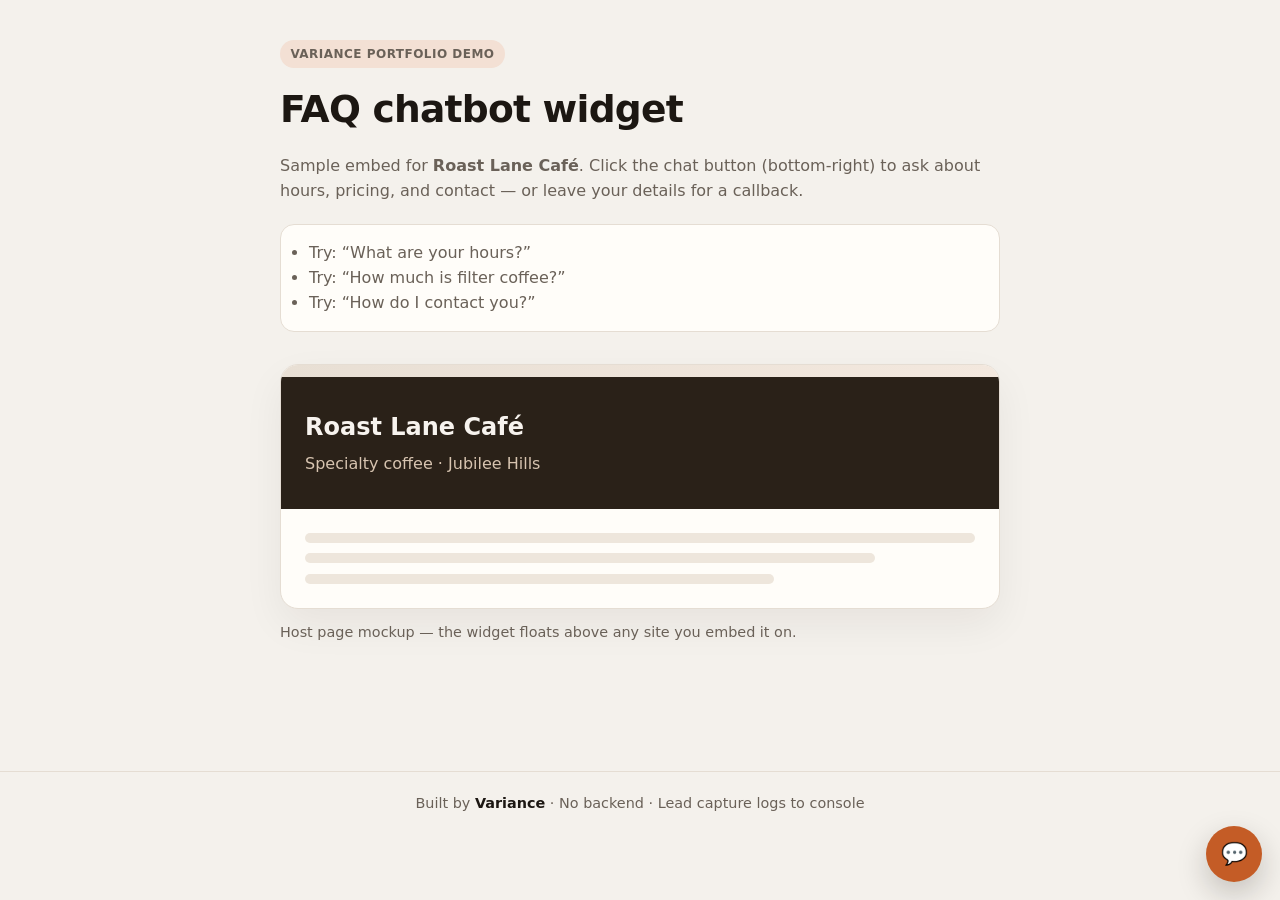
<file: variance-portfolio/faq-chatbot/index.html>
<!DOCTYPE html>
<html lang="en">
<head>
  <meta charset="UTF-8" />
  <meta name="viewport" content="width=device-width, initial-scale=1" />
  <title>FAQ Chatbot Demo — Variance</title>
  <meta name="description" content="Embeddable FAQ chatbot widget demo for Roast Lane Café. Built by Variance." />
  <link rel="stylesheet" href="styles.css" />
</head>
<body>
  <main class="demo-page">
    <header class="demo-header">
      <p class="badge">Variance portfolio demo</p>
      <h1>FAQ chatbot widget</h1>
      <p>
        Sample embed for <strong>Roast Lane Café</strong>. Click the chat button (bottom-right)
        to ask about hours, pricing, and contact — or leave your details for a callback.
      </p>
      <ul class="tips">
        <li>Try: “What are your hours?”</li>
        <li>Try: “How much is filter coffee?”</li>
        <li>Try: “How do I contact you?”</li>
      </ul>
    </header>

    <section class="demo-preview" aria-label="Fake host page">
      <div class="fake-site">
        <div class="fake-bar"></div>
        <div class="fake-hero">
          <h2>Roast Lane Café</h2>
          <p>Specialty coffee · Jubilee Hills</p>
        </div>
        <div class="fake-lines">
          <span></span><span></span><span></span>
        </div>
      </div>
      <p class="hint">Host page mockup — the widget floats above any site you embed it on.</p>
    </section>
  </main>

  <footer class="demo-footer">
    <p>Built by <strong>Variance</strong> · No backend · Lead capture logs to console</p>
  </footer>

  <!-- Embeddable widget root + assets -->
  <div id="variance-faq-root"></div>
  <script src="chatbot.js"></script>
  <script>
    VarianceFAQ.init({
      brand: "Roast Lane Café",
      subtitle: "Ask us anything",
      accent: "#c45c26",
      welcome: "Hi! I’m the Roast Lane helper. Ask about hours, menu prices, or how to reach us — or leave your name and email and we’ll get back to you.",
    });
  </script>
</body>
</html>
</file>
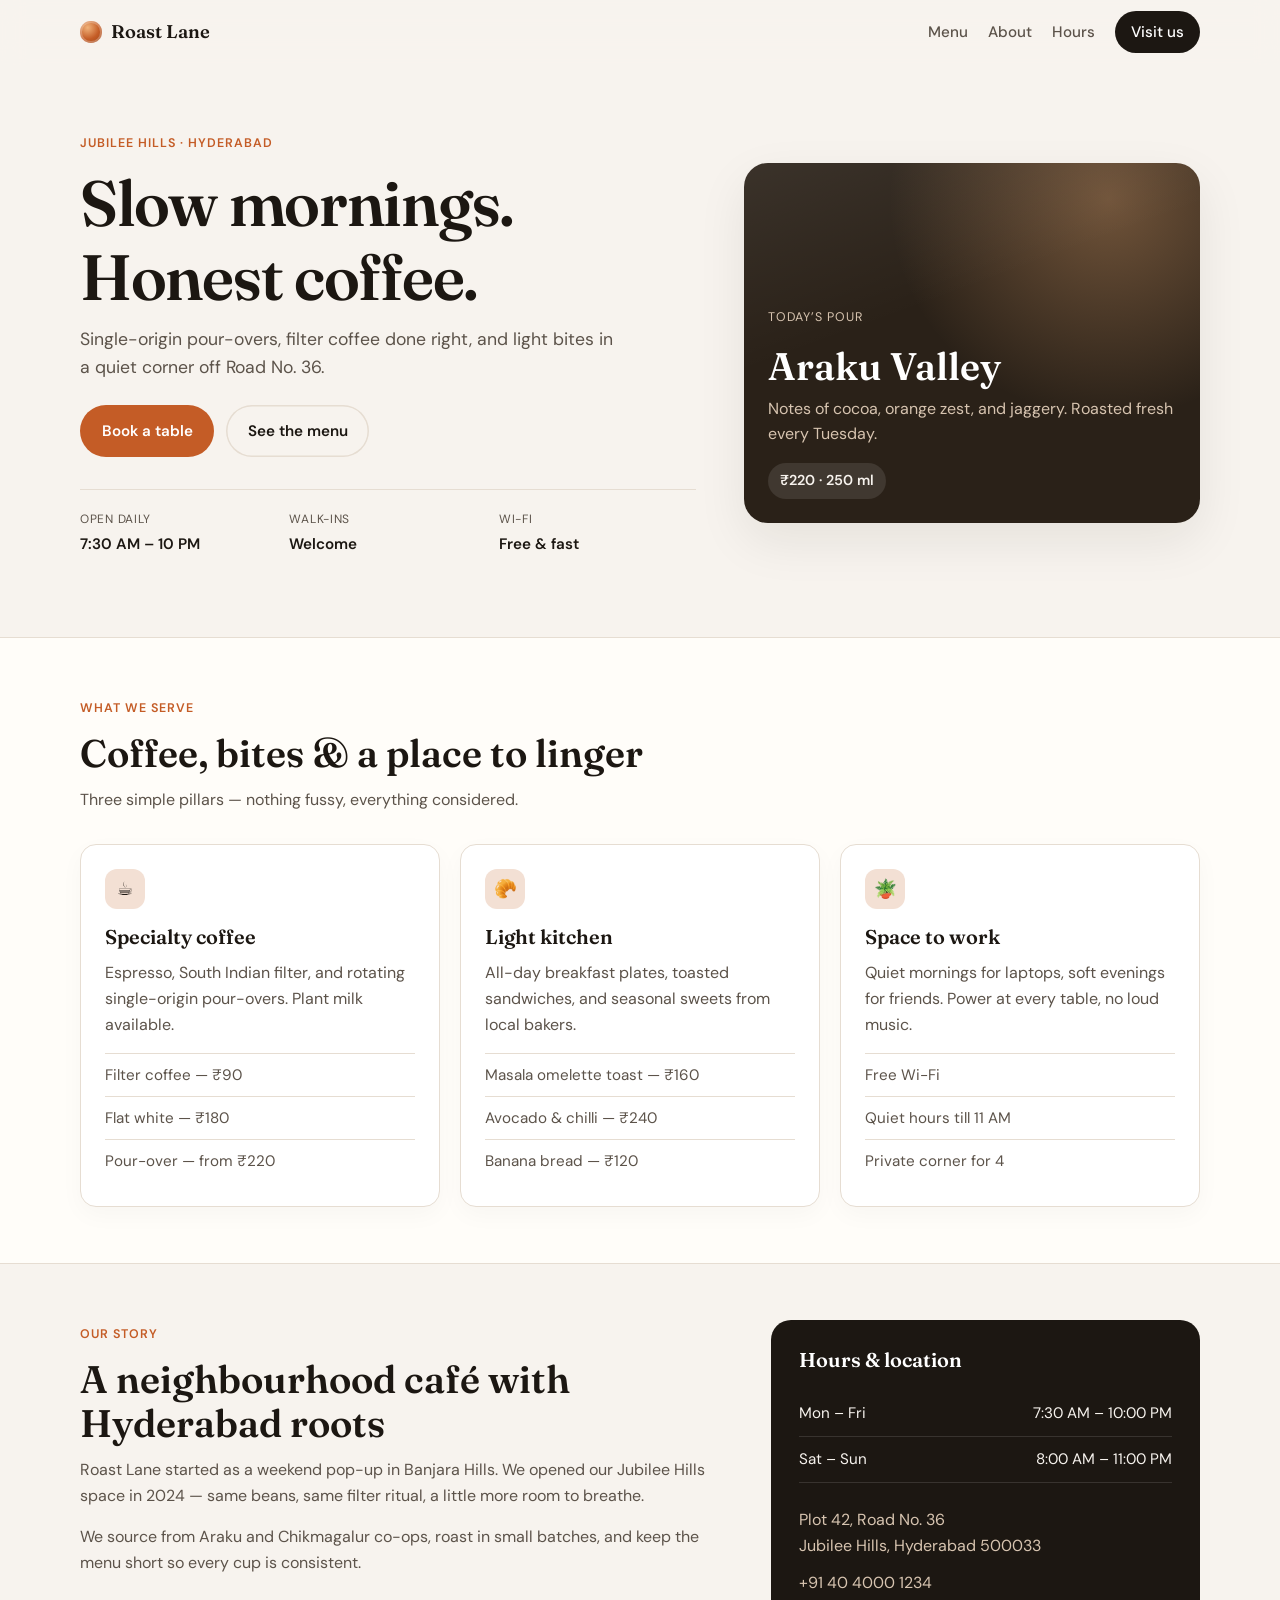
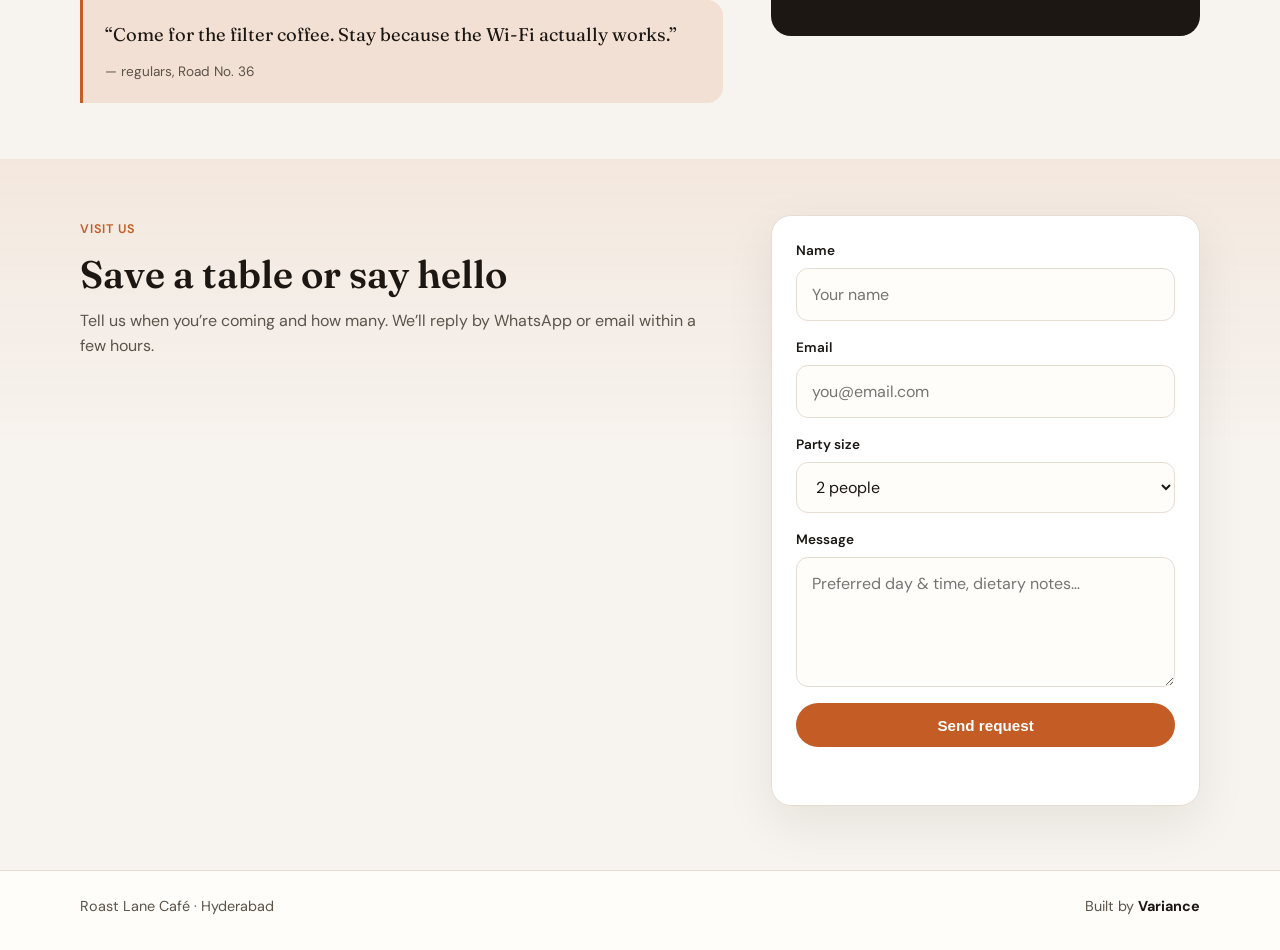
<file: variance-portfolio/variance-landing/index.html>
<!DOCTYPE html>
<html lang="en">
<head>
  <meta charset="UTF-8" />
  <meta name="viewport" content="width=device-width, initial-scale=1" />
  <title>Roast Lane Café — Jubilee Hills, Hyderabad</title>
  <meta name="description" content="Specialty coffee, South Indian bites, and a calm corner in Jubilee Hills. Built by Variance." />
  <link rel="preconnect" href="https://fonts.googleapis.com" />
  <link rel="preconnect" href="https://fonts.gstatic.com" crossorigin />
  <link href="https://fonts.googleapis.com/css2?family=DM+Sans:ital,opsz,wght@0,9..40,400;0,9..40,500;0,9..40,600;0,9..40,700;1,9..40,400&family=Fraunces:opsz,wght@9..144,500;9..144,600;9..144,700&display=swap" rel="stylesheet" />
  <link rel="stylesheet" href="styles.css" />
</head>
<body>
  <a class="skip-link" href="#main">Skip to content</a>

  <header class="site-header" id="top">
    <div class="container header-inner">
      <a class="logo" href="#top" aria-label="Roast Lane Café home">
        <span class="logo-mark" aria-hidden="true"></span>
        Roast Lane
      </a>
      <button class="nav-toggle" type="button" aria-expanded="false" aria-controls="site-nav" aria-label="Open menu">
        <span></span><span></span><span></span>
      </button>
      <nav class="site-nav" id="site-nav" aria-label="Primary">
        <a href="#menu">Menu</a>
        <a href="#about">About</a>
        <a href="#hours">Hours</a>
        <a href="#contact" class="nav-cta">Visit us</a>
      </nav>
    </div>
  </header>

  <main id="main">
    <section class="hero">
      <div class="container hero-grid">
        <div class="hero-copy">
          <p class="eyebrow">Jubilee Hills · Hyderabad</p>
          <h1>Slow mornings.<br />Honest coffee.</h1>
          <p class="lede">
            Single-origin pour-overs, filter coffee done right, and light bites in a quiet corner off Road No. 36.
          </p>
          <div class="hero-actions">
            <a class="btn btn-primary" href="#contact">Book a table</a>
            <a class="btn btn-ghost" href="#menu">See the menu</a>
          </div>
          <dl class="hero-stats">
            <div>
              <dt>Open daily</dt>
              <dd>7:30 AM – 10 PM</dd>
            </div>
            <div>
              <dt>Walk-ins</dt>
              <dd>Welcome</dd>
            </div>
            <div>
              <dt>Wi-Fi</dt>
              <dd>Free &amp; fast</dd>
            </div>
          </dl>
        </div>
        <div class="hero-card" aria-hidden="true">
          <div class="hero-card-inner">
            <p class="hero-card-label">Today’s pour</p>
            <h2>Araku Valley</h2>
            <p>Notes of cocoa, orange zest, and jaggery. Roasted fresh every Tuesday.</p>
            <span class="hero-card-price">₹220 · 250 ml</span>
          </div>
        </div>
      </div>
    </section>

    <section class="services" id="menu">
      <div class="container">
        <div class="section-head">
          <p class="eyebrow">What we serve</p>
              <h2>Coffee, bites &amp; a place to linger</h2>
          <p>Three simple pillars — nothing fussy, everything considered.</p>
        </div>
        <div class="cards">
          <article class="card">
            <div class="card-icon" aria-hidden="true">☕</div>
            <h3>Specialty coffee</h3>
            <p>Espresso, South Indian filter, and rotating single-origin pour-overs. Plant milk available.</p>
            <ul>
              <li>Filter coffee — ₹90</li>
              <li>Flat white — ₹180</li>
              <li>Pour-over — from ₹220</li>
            </ul>
          </article>
          <article class="card">
            <div class="card-icon" aria-hidden="true">🥐</div>
            <h3>Light kitchen</h3>
            <p>All-day breakfast plates, toasted sandwiches, and seasonal sweets from local bakers.</p>
            <ul>
              <li>Masala omelette toast — ₹160</li>
              <li>Avocado &amp; chilli — ₹240</li>
              <li>Banana bread — ₹120</li>
            </ul>
          </article>
          <article class="card">
            <div class="card-icon" aria-hidden="true">🪴</div>
            <h3>Space to work</h3>
            <p>Quiet mornings for laptops, soft evenings for friends. Power at every table, no loud music.</p>
            <ul>
              <li>Free Wi-Fi</li>
              <li>Quiet hours till 11 AM</li>
              <li>Private corner for 4</li>
            </ul>
          </article>
        </div>
      </div>
    </section>

    <section class="about" id="about">
      <div class="container about-grid">
        <div class="about-copy">
          <p class="eyebrow">Our story</p>
          <h2>A neighbourhood café with Hyderabad roots</h2>
          <p>
            Roast Lane started as a weekend pop-up in Banjara Hills. We opened our Jubilee Hills space in 2024 —
            same beans, same filter ritual, a little more room to breathe.
          </p>
          <p>
            We source from Araku and Chikmagalur co-ops, roast in small batches, and keep the menu short so every cup is consistent.
          </p>
          <blockquote>
            “Come for the filter coffee. Stay because the Wi-Fi actually works.”
            <cite>— regulars, Road No. 36</cite>
          </blockquote>
        </div>
        <aside class="about-panel" id="hours">
          <h3>Hours &amp; location</h3>
          <ul class="hours-list">
            <li><span>Mon – Fri</span><span>7:30 AM – 10:00 PM</span></li>
            <li><span>Sat – Sun</span><span>8:00 AM – 11:00 PM</span></li>
          </ul>
          <p class="address">
            Plot 42, Road No. 36<br />
            Jubilee Hills, Hyderabad 500033
          </p>
          <p class="phone"><a href="tel:+914040001234">+91 40 4000 1234</a></p>
        </aside>
      </div>
    </section>

    <section class="cta" id="contact">
      <div class="container cta-grid">
        <div>
          <p class="eyebrow">Visit us</p>
          <h2>Save a table or say hello</h2>
          <p>Tell us when you’re coming and how many. We’ll reply by WhatsApp or email within a few hours.</p>
        </div>
        <form class="contact-form" id="contact-form" novalidate>
          <div class="form-row">
            <label for="name">Name</label>
            <input id="name" name="name" type="text" autocomplete="name" placeholder="Your name" required />
          </div>
          <div class="form-row">
            <label for="email">Email</label>
            <input id="email" name="email" type="email" autocomplete="email" placeholder="you@email.com" required />
          </div>
          <div class="form-row">
            <label for="party">Party size</label>
            <select id="party" name="party">
              <option value="1">1 person</option>
              <option value="2" selected>2 people</option>
              <option value="3">3 people</option>
              <option value="4">4 people</option>
              <option value="5+">5+ people</option>
            </select>
          </div>
          <div class="form-row">
            <label for="message">Message</label>
            <textarea id="message" name="message" rows="4" placeholder="Preferred day &amp; time, dietary notes…"></textarea>
          </div>
          <button class="btn btn-primary btn-block" type="submit">Send request</button>
          <p class="form-note" id="form-status" role="status" aria-live="polite"></p>
        </form>
      </div>
    </section>
  </main>

  <footer class="site-footer">
    <div class="container footer-inner">
      <p class="footer-brand">Roast Lane Café · Hyderabad</p>
      <p class="footer-credit">Built by <strong>Variance</strong></p>
    </div>
  </footer>

  <script src="script.js"></script>
</body>
</html>
</file>
<file: variance-portfolio/faq-chatbot/styles.css>
/* Demo host page + chatbot widget styles (Variance) */
:root {
  --bg: #f4f1ec;
  --ink: #1c1712;
  --muted: #6a6158;
  --line: #e5ddd3;
  --card: #fffdf9;
  --accent: #c45c26;
  --font: system-ui, -apple-system, "Segoe UI", Roboto, sans-serif;
}

* { box-sizing: border-box; }

body {
  margin: 0;
  font-family: var(--font);
  color: var(--ink);
  background: var(--bg);
  line-height: 1.55;
}

.demo-page {
  width: min(100% - 2rem, 720px);
  margin: 0 auto;
  padding: 2.5rem 0 8rem;
}

.badge {
  display: inline-block;
  margin: 0 0 0.75rem;
  padding: 0.3rem 0.65rem;
  border-radius: 999px;
  background: #f3e0d4;
  color: var(--accent);
  font-size: 0.75rem;
  font-weight: 700;
  letter-spacing: 0.04em;
  text-transform: uppercase;
}

.demo-header h1 {
  margin: 0 0 0.75rem;
  font-size: clamp(1.75rem, 5vw, 2.35rem);
  letter-spacing: -0.02em;
}

.demo-header p { color: var(--muted); }

.tips {
  margin: 1.25rem 0 0;
  padding: 1rem 1rem 1rem 1.75rem;
  background: var(--card);
  border: 1px solid var(--line);
  border-radius: 14px;
  color: var(--muted);
}

.demo-preview { margin-top: 2rem; }

.fake-site {
  background: var(--card);
  border: 1px solid var(--line);
  border-radius: 18px;
  overflow: hidden;
  box-shadow: 0 16px 40px rgba(28, 23, 18, 0.06);
}

.fake-bar {
  height: 12px;
  background: linear-gradient(90deg, #e8dfd4, #f3e8de);
}

.fake-hero {
  padding: 2rem 1.5rem;
  background: #2a2118;
  color: #f7f3ee;
}

.fake-hero h2 { margin: 0 0 0.35rem; }
.fake-hero p { margin: 0; color: #d7c4b0; }

.fake-lines {
  padding: 1.5rem;
  display: grid;
  gap: 0.65rem;
}

.fake-lines span {
  display: block;
  height: 10px;
  border-radius: 999px;
  background: #eee6dc;
}

.fake-lines span:nth-child(2) { width: 85%; }
.fake-lines span:nth-child(3) { width: 70%; }

.hint {
  margin: 0.75rem 0 0;
  font-size: 0.9rem;
  color: var(--muted);
}

.demo-footer {
  text-align: center;
  padding: 1.25rem;
  border-top: 1px solid var(--line);
  color: var(--muted);
  font-size: 0.9rem;
}

.demo-footer p { margin: 0; }
.demo-footer strong { color: var(--ink); }

/* ——— Widget ——— */
.vf-launcher {
  position: fixed;
  right: 1.1rem;
  bottom: 1.1rem;
  z-index: 9999;
  width: 3.5rem;
  height: 3.5rem;
  border: none;
  border-radius: 50%;
  background: var(--vf-accent, var(--accent));
  color: #fff;
  font-size: 1.35rem;
  cursor: pointer;
  box-shadow: 0 12px 30px rgba(28, 23, 18, 0.22);
  transition: transform 0.15s ease;
}

.vf-launcher:hover { transform: scale(1.05); }

.vf-panel {
  position: fixed;
  right: 1.1rem;
  bottom: 5rem;
  z-index: 9999;
  width: min(calc(100vw - 1.5rem), 360px);
  height: min(70vh, 520px);
  display: none;
  flex-direction: column;
  background: #fff;
  border-radius: 18px;
  border: 1px solid #eadfd3;
  box-shadow: 0 24px 60px rgba(28, 23, 18, 0.18);
  overflow: hidden;
  font-family: var(--font);
}

.vf-panel.is-open { display: flex; }

.vf-header {
  padding: 0.95rem 1rem;
  background: var(--vf-accent, var(--accent));
  color: #fff;
}

.vf-header h2 {
  margin: 0;
  font-size: 1rem;
}

.vf-header p {
  margin: 0.2rem 0 0;
  font-size: 0.8rem;
  opacity: 0.9;
}

.vf-messages {
  flex: 1;
  overflow-y: auto;
  padding: 1rem;
  background: #faf7f3;
  display: flex;
  flex-direction: column;
  gap: 0.65rem;
}

.vf-bubble {
  max-width: 88%;
  padding: 0.7rem 0.85rem;
  border-radius: 14px;
  font-size: 0.92rem;
  line-height: 1.45;
  white-space: pre-wrap;
}

.vf-bubble.bot {
  align-self: flex-start;
  background: #fff;
  border: 1px solid #eadfd3;
  color: #1c1712;
  border-bottom-left-radius: 4px;
}

.vf-bubble.user {
  align-self: flex-end;
  background: var(--vf-accent, var(--accent));
  color: #fff;
  border-bottom-right-radius: 4px;
}

.vf-quick {
  display: flex;
  flex-wrap: wrap;
  gap: 0.4rem;
  padding: 0 1rem 0.75rem;
  background: #faf7f3;
}

.vf-chip {
  border: 1px solid #eadfd3;
  background: #fff;
  color: #1c1712;
  border-radius: 999px;
  padding: 0.35rem 0.7rem;
  font-size: 0.78rem;
  cursor: pointer;
}

.vf-chip:hover { border-color: var(--vf-accent, var(--accent)); }

.vf-compose {
  display: grid;
  grid-template-columns: 1fr auto;
  gap: 0.45rem;
  padding: 0.75rem;
  border-top: 1px solid #eadfd3;
  background: #fff;
}

.vf-compose input {
  width: 100%;
  border: 1px solid #eadfd3;
  border-radius: 999px;
  padding: 0.65rem 0.9rem;
  font: inherit;
}

.vf-compose button {
  border: none;
  border-radius: 999px;
  padding: 0.65rem 0.95rem;
  background: var(--vf-accent, var(--accent));
  color: #fff;
  font-weight: 600;
  cursor: pointer;
}

.vf-lead {
  padding: 0.75rem 1rem 1rem;
  border-top: 1px solid #eadfd3;
  background: #fff;
  display: none;
  gap: 0.5rem;
}

.vf-lead.is-visible { display: grid; }

.vf-lead label {
  font-size: 0.75rem;
  font-weight: 600;
}

.vf-lead input {
  width: 100%;
  border: 1px solid #eadfd3;
  border-radius: 10px;
  padding: 0.55rem 0.7rem;
  font: inherit;
  margin-bottom: 0.35rem;
}

.vf-lead-actions {
  display: flex;
  gap: 0.5rem;
}

.vf-lead-actions button {
  flex: 1;
  border-radius: 10px;
  padding: 0.6rem;
  font-weight: 600;
  cursor: pointer;
}

.vf-lead-submit {
  border: none;
  background: var(--vf-accent, var(--accent));
  color: #fff;
}

.vf-lead-skip {
  border: 1px solid #eadfd3;
  background: #fff;
  color: #1c1712;
}

.vf-credit {
  text-align: center;
  font-size: 0.7rem;
  color: #8a8076;
  padding: 0.35rem;
  background: #fff;
  border-top: 1px solid #f0e8df;
}
</file>
<file: variance-portfolio/variance-landing/styles.css>
/* Roast Lane Café — Variance demo landing page */
:root {
  --bg: #f7f3ee;
  --bg-elevated: #fffdf9;
  --ink: #1c1712;
  --ink-soft: #5c534a;
  --accent: #c45c26;
  --accent-dark: #9a4518;
  --accent-soft: #f3e0d4;
  --line: #e6ddd2;
  --card: #ffffff;
  --hero-deep: #2a2118;
  --radius: 16px;
  --shadow: 0 18px 50px rgba(28, 23, 18, 0.08);
  --font: "DM Sans", system-ui, sans-serif;
  --display: "Fraunces", Georgia, serif;
  --max: 1120px;
}

*,
*::before,
*::after {
  box-sizing: border-box;
}

html {
  scroll-behavior: smooth;
}

body {
  margin: 0;
  font-family: var(--font);
  color: var(--ink);
  background: var(--bg);
  line-height: 1.6;
  -webkit-font-smoothing: antialiased;
}

img {
  max-width: 100%;
  display: block;
}

a {
  color: inherit;
  text-decoration: none;
}

a:hover {
  color: var(--accent);
}

.skip-link {
  position: absolute;
  left: -999px;
  top: 0;
  background: var(--ink);
  color: #fff;
  padding: 0.75rem 1rem;
  z-index: 100;
}

.skip-link:focus {
  left: 1rem;
  top: 1rem;
}

.container {
  width: min(100% - 2rem, var(--max));
  margin-inline: auto;
}

.eyebrow {
  display: inline-block;
  margin: 0 0 0.75rem;
  font-size: 0.78rem;
  font-weight: 600;
  letter-spacing: 0.08em;
  text-transform: uppercase;
  color: var(--accent);
}

h1,
h2,
h3 {
  font-family: var(--display);
  line-height: 1.15;
  font-weight: 600;
  margin: 0 0 0.75rem;
}

h1 {
  font-size: clamp(2.4rem, 7vw, 4rem);
  letter-spacing: -0.02em;
}

h2 {
  font-size: clamp(1.75rem, 4vw, 2.4rem);
}

h3 {
  font-size: 1.25rem;
}

p {
  margin: 0 0 1rem;
  color: var(--ink-soft);
}

/* Header */
.site-header {
  position: sticky;
  top: 0;
  z-index: 50;
  background: rgba(247, 243, 238, 0.88);
  backdrop-filter: blur(12px);
  border-bottom: 1px solid transparent;
  transition: border-color 0.2s ease, box-shadow 0.2s ease;
}

.site-header.is-scrolled {
  border-bottom-color: var(--line);
  box-shadow: 0 8px 24px rgba(28, 23, 18, 0.04);
}

.header-inner {
  display: flex;
  align-items: center;
  justify-content: space-between;
  min-height: 4rem;
  gap: 1rem;
}

.logo {
  display: inline-flex;
  align-items: center;
  gap: 0.6rem;
  font-family: var(--display);
  font-weight: 600;
  font-size: 1.15rem;
}

.logo-mark {
  width: 1.35rem;
  height: 1.35rem;
  border-radius: 50%;
  background: radial-gradient(circle at 35% 30%, #f0b27a, var(--accent) 55%, var(--accent-dark));
  box-shadow: inset 0 0 0 2px rgba(255, 255, 255, 0.25);
}

.site-nav {
  display: none;
  align-items: center;
  gap: 1.25rem;
}

.site-nav a {
  font-size: 0.95rem;
  font-weight: 500;
  color: var(--ink-soft);
}

.site-nav a:hover,
.site-nav a:focus-visible {
  color: var(--ink);
}

.nav-cta {
  padding: 0.55rem 1rem;
  border-radius: 999px;
  background: var(--ink);
  color: #fff !important;
}

.nav-cta:hover {
  background: var(--accent);
}

.nav-toggle {
  display: inline-flex;
  flex-direction: column;
  justify-content: center;
  gap: 5px;
  width: 2.5rem;
  height: 2.5rem;
  padding: 0.5rem;
  border: 1px solid var(--line);
  border-radius: 10px;
  background: var(--bg-elevated);
  cursor: pointer;
}

.nav-toggle span {
  display: block;
  height: 2px;
  width: 100%;
  background: var(--ink);
  border-radius: 2px;
  transition: transform 0.2s ease, opacity 0.2s ease;
}

.nav-toggle[aria-expanded="true"] span:nth-child(1) {
  transform: translateY(7px) rotate(45deg);
}

.nav-toggle[aria-expanded="true"] span:nth-child(2) {
  opacity: 0;
}

.nav-toggle[aria-expanded="true"] span:nth-child(3) {
  transform: translateY(-7px) rotate(-45deg);
}

.site-nav.is-open {
  display: flex;
  position: absolute;
  top: 100%;
  left: 0;
  right: 0;
  flex-direction: column;
  align-items: stretch;
  gap: 0;
  padding: 0.75rem 1rem 1.25rem;
  background: var(--bg-elevated);
  border-bottom: 1px solid var(--line);
  box-shadow: var(--shadow);
}

.site-nav.is-open a {
  padding: 0.85rem 0.5rem;
  border-bottom: 1px solid var(--line);
}

.site-nav.is-open .nav-cta {
  margin-top: 0.75rem;
  text-align: center;
  border-bottom: none;
}

/* Hero */
.hero {
  padding: 2.5rem 0 3.5rem;
}

.hero-grid {
  display: grid;
  gap: 2rem;
}

.lede {
  font-size: 1.1rem;
  max-width: 34rem;
}

.hero-actions {
  display: flex;
  flex-wrap: wrap;
  gap: 0.75rem;
  margin: 1.5rem 0 2rem;
}

.btn {
  display: inline-flex;
  align-items: center;
  justify-content: center;
  gap: 0.4rem;
  padding: 0.85rem 1.35rem;
  border-radius: 999px;
  font-weight: 600;
  font-size: 0.95rem;
  border: none;
  cursor: pointer;
  transition: transform 0.15s ease, background 0.15s ease, color 0.15s ease;
}

.btn:hover {
  transform: translateY(-1px);
}

.btn-primary {
  background: var(--accent);
  color: #fff;
}

.btn-primary:hover {
  background: var(--accent-dark);
  color: #fff;
}

.btn-ghost {
  background: transparent;
  color: var(--ink);
  box-shadow: inset 0 0 0 1.5px var(--line);
}

.btn-ghost:hover {
  box-shadow: inset 0 0 0 1.5px var(--ink);
  color: var(--ink);
}

.btn-block {
  width: 100%;
}

.hero-stats {
  display: grid;
  grid-template-columns: repeat(3, minmax(0, 1fr));
  gap: 0.75rem;
  margin: 0;
  padding-top: 1.25rem;
  border-top: 1px solid var(--line);
}

.hero-stats dt {
  font-size: 0.75rem;
  text-transform: uppercase;
  letter-spacing: 0.06em;
  color: var(--ink-soft);
}

.hero-stats dd {
  margin: 0.2rem 0 0;
  font-weight: 600;
  color: var(--ink);
  font-size: 0.95rem;
}

.hero-card {
  border-radius: calc(var(--radius) + 8px);
  background:
    linear-gradient(160deg, rgba(255, 255, 255, 0.08), transparent 40%),
    radial-gradient(circle at 80% 10%, rgba(244, 178, 120, 0.35), transparent 45%),
    var(--hero-deep);
  color: #f7f3ee;
  min-height: 280px;
  display: flex;
  align-items: flex-end;
  padding: 1.5rem;
  box-shadow: var(--shadow);
}

.hero-card-inner {
  width: 100%;
}

.hero-card-label {
  margin: 0 0 0.35rem;
  font-size: 0.78rem;
  letter-spacing: 0.08em;
  text-transform: uppercase;
  color: #d7c4b0;
}

.hero-card h2 {
  color: #fff;
  margin-bottom: 0.5rem;
}

.hero-card p {
  color: #d7c4b0;
  margin-bottom: 1rem;
}

.hero-card-price {
  display: inline-block;
  padding: 0.4rem 0.75rem;
  border-radius: 999px;
  background: rgba(255, 255, 255, 0.1);
  font-weight: 600;
  font-size: 0.9rem;
}

/* Services */
.services {
  padding: 3.5rem 0;
  background: var(--bg-elevated);
  border-block: 1px solid var(--line);
}

.section-head {
  max-width: 36rem;
  margin-bottom: 2rem;
}

.cards {
  display: grid;
  gap: 1.25rem;
}

.card {
  background: var(--card);
  border: 1px solid var(--line);
  border-radius: var(--radius);
  padding: 1.5rem;
  box-shadow: 0 8px 24px rgba(28, 23, 18, 0.03);
}

.card-icon {
  width: 2.5rem;
  height: 2.5rem;
  display: grid;
  place-items: center;
  border-radius: 12px;
  background: var(--accent-soft);
  margin-bottom: 1rem;
  font-size: 1.15rem;
}

.card ul {
  margin: 1rem 0 0;
  padding: 0;
  list-style: none;
}

.card li {
  padding: 0.55rem 0;
  border-top: 1px solid var(--line);
  font-size: 0.95rem;
  color: var(--ink-soft);
}

/* About */
.about {
  padding: 3.5rem 0;
}

.about-grid {
  display: grid;
  gap: 2rem;
}

.about-copy blockquote {
  margin: 1.5rem 0 0;
  padding: 1.25rem 1.35rem;
  border-left: 3px solid var(--accent);
  background: var(--accent-soft);
  border-radius: 0 var(--radius) var(--radius) 0;
  color: var(--ink);
  font-family: var(--display);
  font-size: 1.15rem;
}

.about-copy cite {
  display: block;
  margin-top: 0.75rem;
  font-family: var(--font);
  font-size: 0.85rem;
  font-style: normal;
  color: var(--ink-soft);
}

.about-panel {
  background: var(--ink);
  color: #f7f3ee;
  border-radius: calc(var(--radius) + 4px);
  padding: 1.75rem;
}

.about-panel h3 {
  color: #fff;
  margin-bottom: 1.25rem;
}

.hours-list {
  list-style: none;
  margin: 0 0 1.5rem;
  padding: 0;
}

.hours-list li {
  display: flex;
  justify-content: space-between;
  gap: 1rem;
  padding: 0.65rem 0;
  border-bottom: 1px solid rgba(255, 255, 255, 0.12);
  font-size: 0.95rem;
}

.address,
.phone {
  color: #d7c4b0;
  margin: 0 0 0.75rem;
}

.phone a:hover {
  color: #fff;
}

/* CTA / form */
.cta {
  padding: 3.5rem 0 4rem;
  background:
    linear-gradient(180deg, rgba(196, 92, 38, 0.08), transparent 40%),
    var(--bg);
}

.cta-grid {
  display: grid;
  gap: 2rem;
}

.contact-form {
  background: var(--card);
  border: 1px solid var(--line);
  border-radius: calc(var(--radius) + 4px);
  padding: 1.5rem;
  box-shadow: var(--shadow);
}

.form-row {
  display: grid;
  gap: 0.4rem;
  margin-bottom: 1rem;
}

.form-row label {
  font-size: 0.85rem;
  font-weight: 600;
}

.form-row input,
.form-row select,
.form-row textarea {
  width: 100%;
  padding: 0.8rem 0.9rem;
  border: 1px solid var(--line);
  border-radius: 12px;
  background: var(--bg-elevated);
  font: inherit;
  color: var(--ink);
}

.form-row input:focus,
.form-row select:focus,
.form-row textarea:focus {
  outline: 2px solid var(--accent-soft);
  border-color: var(--accent);
}

.form-note {
  margin: 0.85rem 0 0;
  min-height: 1.25rem;
  font-size: 0.9rem;
}

.form-note.is-success {
  color: #2f6b3a;
}

.form-note.is-error {
  color: #a33b2c;
}

/* Footer */
.site-footer {
  border-top: 1px solid var(--line);
  padding: 1.5rem 0 2rem;
  background: var(--bg-elevated);
}

.footer-inner {
  display: flex;
  flex-wrap: wrap;
  gap: 0.75rem 1.5rem;
  justify-content: space-between;
  align-items: center;
}

.footer-brand,
.footer-credit {
  margin: 0;
  font-size: 0.9rem;
  color: var(--ink-soft);
}

.footer-credit strong {
  color: var(--ink);
}

/* Desktop */
@media (min-width: 768px) {
  .nav-toggle {
    display: none;
  }

  .site-nav {
    display: flex;
  }

  .hero {
    padding: 4rem 0 5rem;
  }

  .hero-grid {
    grid-template-columns: 1.15fr 0.85fr;
    align-items: center;
    gap: 3rem;
  }

  .hero-card {
    min-height: 360px;
  }

  .cards {
    grid-template-columns: repeat(3, 1fr);
  }

  .about-grid,
  .cta-grid {
    grid-template-columns: 1.2fr 0.8fr;
    align-items: start;
    gap: 3rem;
  }
}
</file>
